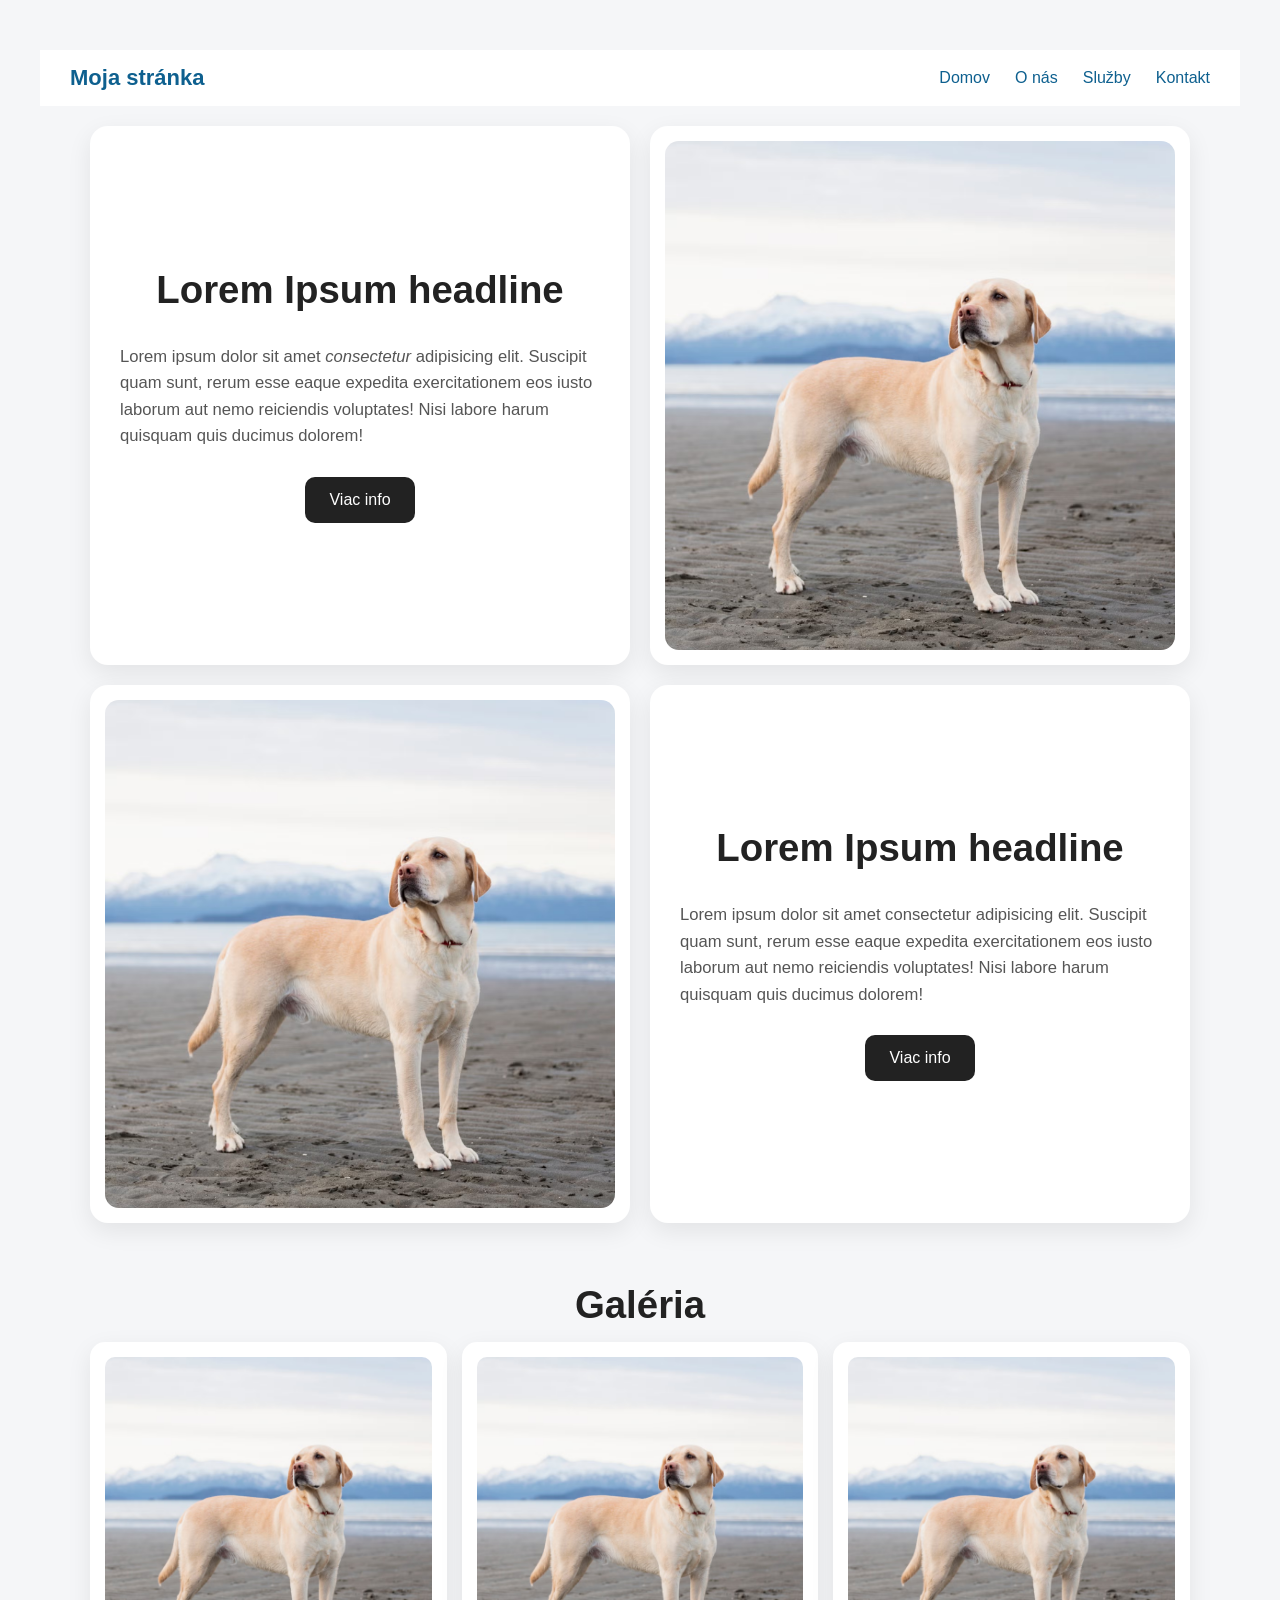
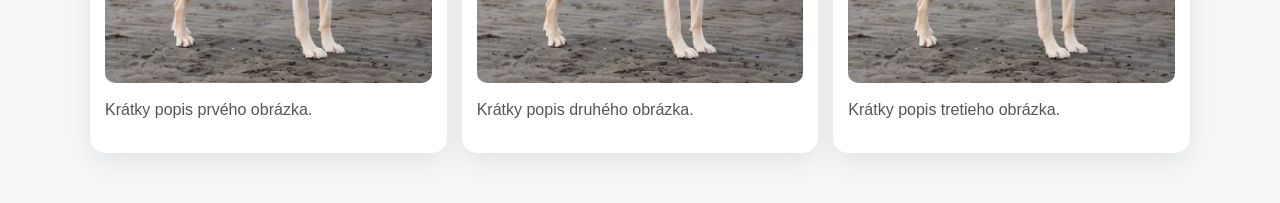
<file: muster/index.html>
<!doctype html>
<html lang="sk">
<head>
    <title>titulok stránky</title>
    <link rel="stylesheet" href="styles_update.css">
    <meta charset="utf-8">
    <meta name="viewport" content="width=device-width, initial-scale=1">
    
</head>
    <body>
  
        
        <!-- komentar -->
  <div class="container">
      
           <nav>
<a class="logo" href="#">Moja stránka</a>
<input type="checkbox" id="menu-toggle">
<label for="menu-toggle" class="hamburger">≣</label>
<div class="menu">
<a href="#">Domov</a>
<a href="#">O nás</a>
<a href="#">Služby</a>
<a href="#">Kontakt</a>
</div>
</nav>


      
      
<div class="box1" id="sluzby"><h1>Lorem Ipsum headline</h1><p>Lorem ipsum dolor sit amet <span style="font-style: italic;">consectetur</span> adipisicing elit. Suscipit quam sunt, rerum esse eaque expedita exercitationem eos iusto laborum aut nemo reiciendis voluptates! Nisi labore harum quisquam quis ducimus dolorem!</p><button class="button">Viac info</button></div>
<div class="box2"><img class="obrazok" src="images/dog.avif" alt="pes"></div>
<div class="box3"><img class="obrazok" src="images/dog.avif" alt="pes"></div>
<div class="box4"><h1>Lorem Ipsum headline</h1><p>Lorem ipsum dolor sit amet consectetur adipisicing elit. Suscipit quam sunt, rerum esse eaque expedita exercitationem eos iusto laborum aut nemo reiciendis voluptates! Nisi labore harum quisquam quis ducimus dolorem!</p><button class="button">Viac info</button></div>
        
   <section class="galeria">
    
    <h1>Galéria</h1>

    <div class="galeria-box">
        
        <div class="foto">
            <img src="images/dog.avif" alt="Prvý obrázok">
            <p>Krátky popis prvého obrázka.</p>
        </div>

        <div class="foto">
            <img src="images/dog.avif" alt="Druhý obrázok">
            <p>Krátky popis druhého obrázka.</p>
        </div>

        <div class="foto">
            <img src="images/dog.avif" alt="Tretí obrázok">
            <p>Krátky popis tretieho obrázka.</p>
        </div>

    </div>

</section>      
        
        </div>
               </body>



</html>
</file>
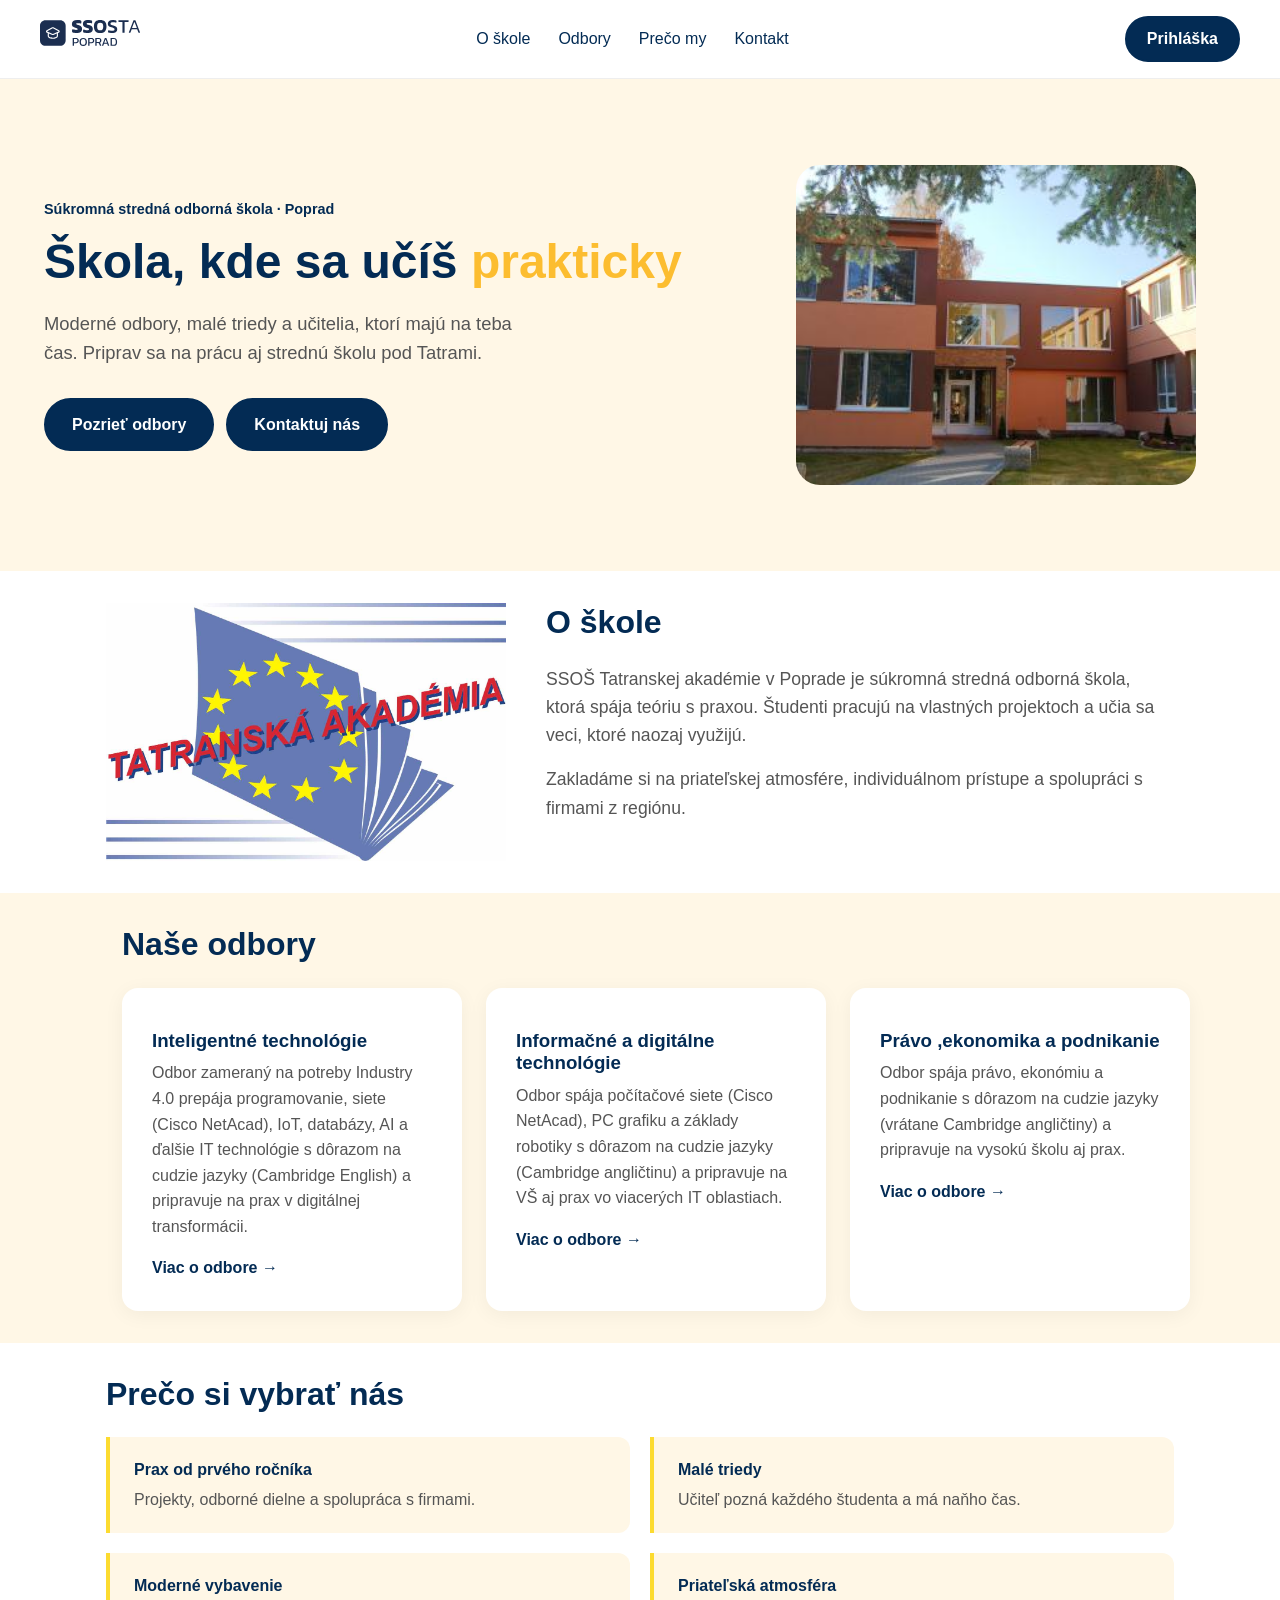
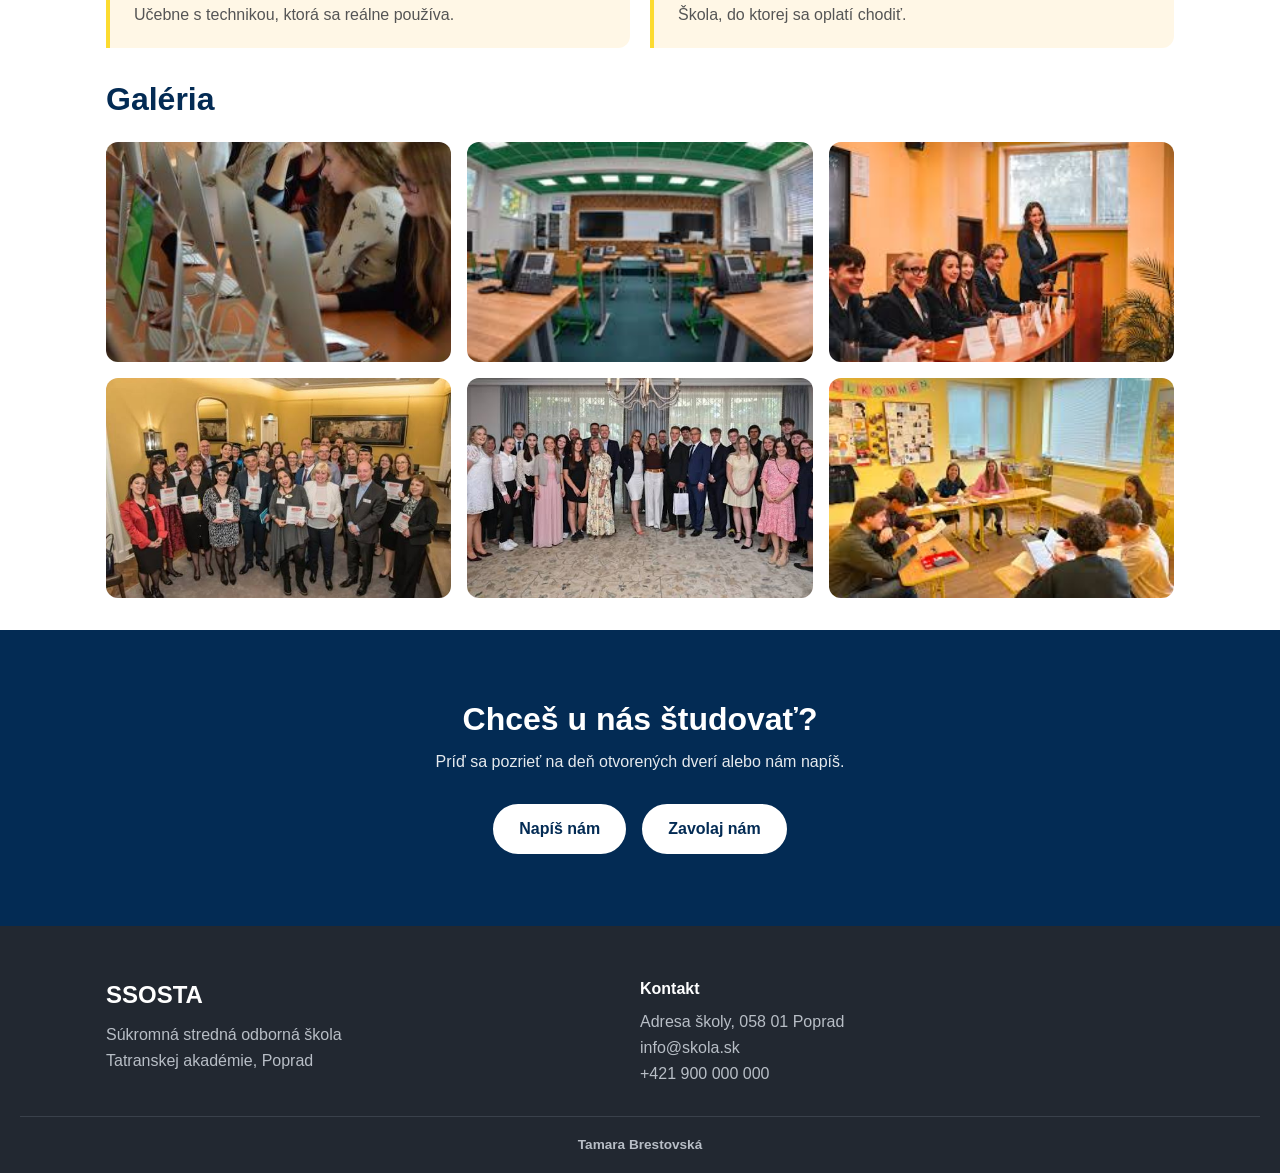
<file: ssosta stranka/index.html>
<!DOCTYPE html>
<html lang="sk">
<head>
    <meta charset="UTF-8">
    <meta name="viewport" content="width=device-width, initial-scale=1.0">
    <title>SSOŠ Tatranskej akadémie Poprad</title>
    <link rel="stylesheet" href="styles.css">
</head>
<body>
    <!-- ===== HLAVICKA ===== -->
    <header class="hlavicka">
        <div class="logo">
            <img src="ssosta_logo_modre.svg" alt='logo'>
        </div>
        <nav>
            <a href="#o-skole">O škole</a>
            <a href="#odbory">Odbory</a>
            <a href="#preco-my">Prečo my</a>
            <a href="#kontakt">Kontakt</a>
        </nav>
        <a href="#kontakt" class="btn-maly">Prihláška</a>
    </header>
    <!-- ===== UVOD  ===== -->
    <section class="uvod" id="uvod">
        <div class="uvod-text">
            <p class="nadnadpis">Súkromná stredná odborná škola · Poprad</p>
            <h1>Škola, kde sa učíš <span>prakticky</span></h1>
            <p>Moderné odbory, malé triedy a učitelia, ktorí majú na teba čas. Priprav sa na prácu aj strednú školu pod Tatrami.</p>
            <div class="tlacidla">
                <a href="#odbory" class="btn-tmavy">Pozrieť odbory</a>
                <a href="#kontakt" class="btn-tmavy">Kontaktuj nás</a>
            </div>
        </div>
        <div class="uvod-foto">
            <img src='DSC_0318.JPG' alt="Budova školy">
        </div>
    </section>
    <!-- ===== O SKOLE ===== -->
    <section class="sekcia" id="o-skole">
        <div class="obal dva-stlpce">
            <img src='ifx8950fb7e45a5d6a8_logoTAv9_2010_bez_textu.jpg' alt="ta">
            <div>
                <h2>O škole</h2>
                <p>SSOŠ Tatranskej akadémie v Poprade je súkromná stredná odborná škola, ktorá spája teóriu s praxou. Študenti pracujú na vlastných projektoch a učia sa veci, ktoré naozaj využijú.</p>
                <p>Zakladáme si na priateľskej atmosfére, individuálnom prístupe a spolupráci s firmami z regiónu.</p>
            </div>
        </div>
    </section>
    <!-- ===== ODBORY ===== -->
    <section class="odbory" id="odbory">
        <div class="obal">
            <h2>Naše odbory</h2>
            <div class="zoznam-odborov">
                <div class="odbor">
                    <h3>Inteligentné technológie</h3>
                    <p>Odbor zameraný na potreby Industry 4.0 prepája programovanie, siete (Cisco NetAcad), IoT, databázy, AI a ďalšie IT technológie s dôrazom na cudzie jazyky (Cambridge English) a pripravuje na prax v digitálnej transformácii.</p>
                    <a href="#kontakt" class="odkaz">Viac o odbore →</a>
                </div>
                <div class="odbor">
                    <h3>Informačné a digitálne technológie</h3>
                    <p>Odbor spája počítačové siete (Cisco NetAcad), PC grafiku a základy robotiky s dôrazom na cudzie jazyky (Cambridge angličtinu) a pripravuje na VŠ aj prax vo viacerých IT oblastiach.</p>
                    <a href="#kontakt" class="odkaz">Viac o odbore →</a>
                </div>
                <div class="odbor">
                    <h3>Právo ,ekonomika a podnikanie</h3>
                    <p>Odbor spája právo, ekonómiu a podnikanie s dôrazom na cudzie jazyky (vrátane Cambridge angličtiny) a pripravuje na vysokú školu aj prax.</p>
                    <a href="#kontakt" class="odkaz">Viac o odbore →</a>
                </div>
            </div>
        </div>
    </section>
    <!-- ===== PRECO MY ===== -->
    <section class="sekcia" id="preco-my">
        <div class="obal">
            <h2>Prečo si vybrať nás</h2>
            <ul class="zoznam-vyhod">
                <li><strong>Prax od prvého ročníka</strong>Projekty, odborné dielne a spolupráca s firmami.</li>
                <li><strong>Malé triedy</strong>Učiteľ pozná každého študenta a má naňho čas.</li>
                <li><strong>Moderné vybavenie</strong>Učebne s technikou, ktorá sa reálne používa.</li>
                <li><strong>Priateľská atmosféra</strong>Škola, do ktorej sa oplatí chodiť.</li>
            </ul>
        </div>
    </section>
        <!-- ===== GALERIA ===== -->
    <section class="galeria" id="galeria">
        <div class="obal">
            <h2>Galéria</h2>
            <div class="galeria-mriezka">
                <img src='images%20(1).jpeg' alt="Fotka zo školy 1">
                <img src='images%20(2).jpeg' alt="Fotka zo školy 2">
                <img src='images%20(3).jpeg' alt="Fotka zo školy 3">
                <img src='images%20(4).jpeg' alt="Fotka zo školy 4">
                <img src='images%20(5).jpeg' alt="Fotka zo školy 5">
                <img src='images%20(6).jpeg' alt="Fotka zo školy 6">
            </div>
        </div>
    </section>
    <!-- ===== KONTAKT ===== -->
    <section class="kontakt" id="kontakt">
        <h2>Chceš u nás študovať?</h2>
        <p>Príď sa pozrieť na deň otvorených dverí alebo nám napíš.</p>
        <div class="tlacidla">
            <a href="#pata" class="btn-svetly">Napíš nám</a>
            <a href="tel:+421900000000" class="btn-svetly">Zavolaj nám</a>
        </div>
    </section>
    <!-- ===== PATA STRANKY ===== -->
    <footer id="pata" class="pata">
        <div class="obal pata-obsah">
            <div>
                <p class="logo">SSOS<span>TA</span></p>
                <p>Súkromná stredná odborná škola<br>Tatranskej akadémie, Poprad</p>
            </div>
            <div>
                <h4>Kontakt</h4>
                <p>Adresa školy, 058 01 Poprad<br><a href="mailto:info@skola.sk">info@skola.sk</a><br><a href="tel:+421900000000">+421 900 000 000</a></p>
            </div>
        </div>
        <h1 class="meno">Tamara Brestovská</h1>
    </footer>

</body>
</html>
</file>
<file: muster/styles_update.css>
* {
    box-sizing: border-box;

}

body {
    margin: 0;
    font-family: Arial, sans-serif;
    background-color: #f5f6f8;
    color: #222;
}

nav{
     width: 100%;
    flex-basis: 100%;
display:flex;
justify-content:space-between;
align-items:center;
padding:15px 30px;
background:#fff;
    color:#0e608f;
    
   

}
nav a{
text-decoration:none;
    color: #0e608f;
}
.logo{
font-size:22px;
font-weight:bold;
    color:#0e608f;
}
.menu{
display:flex;
gap:25px;
    color:#0e608f;
}
.hamburger{
display:none;
font-size:28px;
cursor:pointer;
}
#menu-toggle{
display:none;
}

.container{
    display: flex; 
    flex-wrap: wrap;
    justify-content: center;
    gap: 20px;
    
    max-width: 1200px;
    margin: 50px auto;
   
}


/* SPOLOČNÉ NASTAVENIE HLAVNÝCH BOXOV */

.box1,
.box2,
.box3,
.box4{
    background-color: white;

    flex-basis: 45%;
    min-height: 380px;

    display: flex;
    justify-content: center;
    align-items: center;

    border-radius: 18px;
    box-shadow: 0 8px 25px rgba(0,0,0,0.08);
}


/* TEXTOVÉ BOXY */

.box1,
.box4{
    padding: 30px;
    flex-direction: column;
}


/* OBRÁZKOVÉ BOXY */

.box2,
.box3{
    padding: 15px;
}


/* OBRÁZKY */

.obrazok{
    width: 100%;
    max-width: 550px;
    height: auto;
    border-radius: 14px;
}


/* TLAČIDLO */

.button {
    background-color: #222;
    border: none;
    color: white;

    padding: 14px 24px;

    text-align: center;
    text-decoration: none;

    font-size: 16px;
    cursor: pointer;

    border-radius: 10px;
    margin-top: 10px;
}

.button:hover {
    background-color: #444;
}


/* TEXT */

h1{
    font-size: clamp(30px, 3vw, 46px);
    margin-top: 0;
    margin-bottom: 15px;
}

p{
    font-size: clamp(16px, 1.3vw, 20px);
    line-height: 1.6;
    text-align: left;
    color: #555;
}


/* GALÉRIA */

.galeria {
    flex-basis: 100%;
    max-width: 1100px;
    margin: 0 auto;

    padding-top: 40px;
    text-align: center;
}

.galeria-box {
    display: flex;
    justify-content: center;
    
    gap: 15px;
}

.foto {
    flex: 1;
    padding: 15px;
    
    background-color: white;

    border-radius: 15px;
    box-shadow: 0 8px 25px rgba(0,0,0,0.08);
}

.foto img {
    width: 100%;
    height: auto;
    border-radius: 10px;
}

.foto p {
    margin-top: 10px;
    font-size: 16px;
}


/* RESPONZIVITA */

@media(max-width:900px){

    .container{
        flex-direction: column;
        align-items: center;
        margin: 20px auto;
    }

    .box1{
        flex-basis: 100%;
        width: 100%;
        min-height: auto;
        order: 1;
    }

    .box2{
        flex-basis: 100%;
        width: 100%;
        min-height: auto;
        order: 2;
    }

    .box3{
        flex-basis: 100%;
        width: 100%;
        min-height: auto;
        order: 4;
    }

    .box4{
        flex-basis: 100%;
        width: 100%;
        min-height: auto;
        order: 3;
    }

    .galeria{
        order: 5;
        width: 100%;
        max-width: 100%;
    }

    .galeria-box {
        flex-direction: column;
    }
    
   
nav{
flex-wrap:wrap;
}
.hamburger{
display:block;
}
.menu{
display:none;
flex-direction:column;
width:100%;
text-align:center;
padding-top:15px;
}
#menu-toggle:checked +
.hamburger + .menu{
display:flex;
}
}
</file>
<file: ssosta stranka/styles.css>
/* ===== ZAKLADNE NASTAVENIA ===== */
* {
    margin: 0;
    padding: 0;
    box-sizing: border-box;
}

html {
    scroll-behavior: smooth;
}

/* sekcia sa po kliknuti v menu neschova pod lepiacu hlavicku */
section[id] {
    scroll-margin-top: 80px;
}

body {
    font-family: "Segoe UI", Arial, sans-serif;
    background-color: #FFFFFF;
    color: #032b54;
    line-height: 1.6;
}
h1, h2, h3 {
    line-height: 1.2;
}

h2 {
    font-size: 2rem;
    margin-bottom: 24px;
}
img{
    max-height: 20rem;
    max-width: 25rem;
}

.obal {
    padding-left: 1rem;
    padding-right: 1rem;
    max-width: 1100px;
    margin: 0 auto;
}

/* ===== TLACIDLA ===== */
.btn-tmavy {
    display: inline-block;
    padding: 12px 26px;
    border-radius: 50px;
    background-color: #032b54;
    color: white;
    border: 2px solid #032b54;
    font-weight: 600;
    text-decoration: none;
    transition: all 0.2s ease;
}

.btn-tmavy:hover {
    background-color: #fcbd30;
    color: white;
    border: 2px solid #fcbd30;
}

.btn-maly {
    display: inline-block;
    border-radius: 50px;
    background-color: #032b54;
    color: white;
    border: 2px solid #032b54;
    font-weight: 600;
    text-decoration: none;
    transition: all 0.2s ease;
    padding: 8px 20px;
}
.btn-maly:hover{
    background-color: #fcbd30;
    color: white;
    border: 2px solid #fcbd30;
}

.btn-svetly {
    display: inline-block;
    padding: 12px 26px;
    border-radius: 50px;
    border: 2px solid #032b54;
    font-weight: 600;
    text-decoration: none;
    transition: all 0.2s ease;
    background-color: white;
    color: #032b54;
    border-color: #032b54
}

.btn-svetly:hover {
    background-color: #FFFFFF;
    color: #fcbd30;
}

.tlacidla {
    display: flex;
    flex-wrap: wrap;
    gap: 12px;
}
/* ===== HLAVICKA ===== */
.hlavicka {
    position: sticky;
    top: 0;
    z-index: 10;
    display: flex;
    justify-content: space-between;
    align-items: center;
    padding: 16px 40px;
    background-color: rgba(255, 255, 255, 0.95);
    border-bottom: 1px solid #EEE;
}

.logo {
    align-items: baseline;
    font-size: 1.5rem;
    font-weight: 800;
    color: #032b54;
    text-decoration: none;
}
.logo img{
    height: 30px;
    width: 100px;
}

.hlavicka nav {
    display: flex;
    gap: 28px;
}

.hlavicka nav a {
    color: #032b54;
    text-decoration: none;
    font-weight: 500;
}

.hlavicka nav a:hover {
    color: #fcbd30;
}

/* ===== UVOD ===== */
.uvod {
    background-color: #fff7e6;
    margin: 0;
    padding: 70px 20px;
    display: flex;
    align-items: center;
    
}

.uvod-text {
    flex: 1;
    padding: 1.5rem;
}

.nadnadpis {
    color: #032b54;
    font-weight: 600;
    font-size: 0.9rem;
    margin-bottom: 12px;
}

.uvod h1 {
    font-size: 3rem;
    margin-bottom: 18px;
}

.uvod h1 span {
    color: #fcbd30;
}

.uvod-text > p:not(.nadnadpis) {
    font-size: 1.15rem;
    color: #555;
    margin-bottom: 30px;
    max-width: 480px;
}

.uvod-foto {
    padding: 1rem;
    align-items: center;
    flex: 1;
    max-width: 30rem;
}

.uvod-foto img {
    width: 100%;
    height: 400px;
    object-fit: cover;
    border-radius: 24px;
    background-color: #E6F4F2;
    display: block;
}

/* ===== SEKCIE  ===== */
.sekcia {
    padding-top: 2rem;
    padding-bottom: 2rem;
}

.odbory {
    background-color: #fff7e6;
    padding-bottom: 2rem;
    padding-left: 2rem;
    padding-top: 2rem;
}

.dva-stlpce {
    display: grid;
    grid-template-columns: 1fr 2fr;
    gap: 40px;
}

.dva-stlpce p {
    color: #555;
    font-size: 1.1rem;
    margin-bottom: 16px;
}

.zoznam-odborov {
    display: grid;
    grid-template-columns: repeat(3, 1fr);
    gap: 24px;
}

.odbor {
    background-color: white;
    padding: 30px;
    border-radius: 16px;
    box-shadow: 0 4px 20px rgba(0, 0, 0, 0.05);
    transition: transform 0.2s ease;
}

.odbor:hover {
    transform: translateY(-4px);/*ai*/
}

.ikona {
    font-size: 2rem;
}

.odbor h3 {
    margin: 12px 0 8px;
}

.odbor p {
    color: #555;
    margin-bottom: 16px;
}

.odkaz {
    color: #032b54;
    font-weight: 600;
    text-decoration: none;
}

.zoznam-vyhod { /*ai*/
    list-style: none;
    display: grid;
    grid-template-columns: repeat(2, 1fr);
    gap: 20px;
}

.zoznam-vyhod li {
    padding: 20px 24px;
    border-left: 4px solid #fcdb30;
    background-color: #fff7e6;
    border-radius: 0 12px 12px 0;
    color: #555;
}

.zoznam-vyhod strong {
    display: block;
    color: #032b54;
    margin-bottom: 4px;
}
/* ===== GALERIA =====  */
.galeria-mriezka { /*ai*/
    display: grid;
    grid-template-columns: repeat(3, 1fr);
    gap: 16px;
    padding-bottom: 2rem;
}

.galeria-mriezka img {
    width: 100%;
    height: 220px;
    object-fit: cover;
    border-radius: 12px;
    display: block;
}
/* ===== KONTAKT ===== */
.kontakt {
    background-color: #032b54;
    color: white;
    text-align: center;
    padding: 70px 20px;
}

.kontakt h2 {
    margin-bottom: 10px;
}

.kontakt p {
    margin-bottom: 28px;
    opacity: 0.9;
}

.kontakt .tlacidla {
    justify-content: center;
}

/* ===== PATA STRANKY ===== */
.pata {
    background-color: #222831;
    color: #B8BEC6;
    padding: 50px 20px 20px;
}

.pata-obsah {
    display: grid;
    grid-template-columns: 2fr 1fr 1fr;
    gap: 30px;
    margin-bottom: 30px;
}

.pata .logo {
    color: white;
    margin-bottom: 8px;
}

.pata h4 {
    color: white;
    margin-bottom: 8px;
}

.pata a {
    color: #B8BEC6;
    text-decoration: none;
}

.pata a:hover {
    color: white;
}

.meno {
    text-align: center;
    font-size: 0.85rem;
    border-top: 1px solid #3A414B;
    padding-top: 20px;
}
/* ===== MOBIL ===== robene z ai */
@media (max-width: 768px) {
    section[id] {
        scroll-margin-top: 130px;
    }

    .hlavicka {
        flex-wrap: wrap;
        gap: 12px;
        padding: 14px 20px;
    }

    .hlavicka nav {
        order: 3;
        width: 100%;
        justify-content: center;
        gap: 18px;
    }

    .uvod {
        flex-direction: column;
        text-align: center;
        padding: 40px 20px;
    }

    .uvod h1 {
        font-size: 2.2rem;
    }

    .uvod-text > p:not(.nadnadpis) {
        margin-left: auto;
        margin-right: auto;
    }

    .uvod .tlacidla {
        justify-content: center;
    }

    .uvod-foto {
        width: 100%;
    }

    .uvod-foto img {
        height: 250px;
    }
    .galeria-mriezka {
        grid-template-columns: 1fr 1fr;
    }

    .galeria-mriezka img {
        height: 150px;
    }
    .dva-stlpce,
    .zoznam-odborov,
    .zoznam-vyhod,
    .pata-obsah {
        grid-template-columns: 1fr;
    }

    .sekcia {
        padding: 60px 20px;
    }
}
</file>
